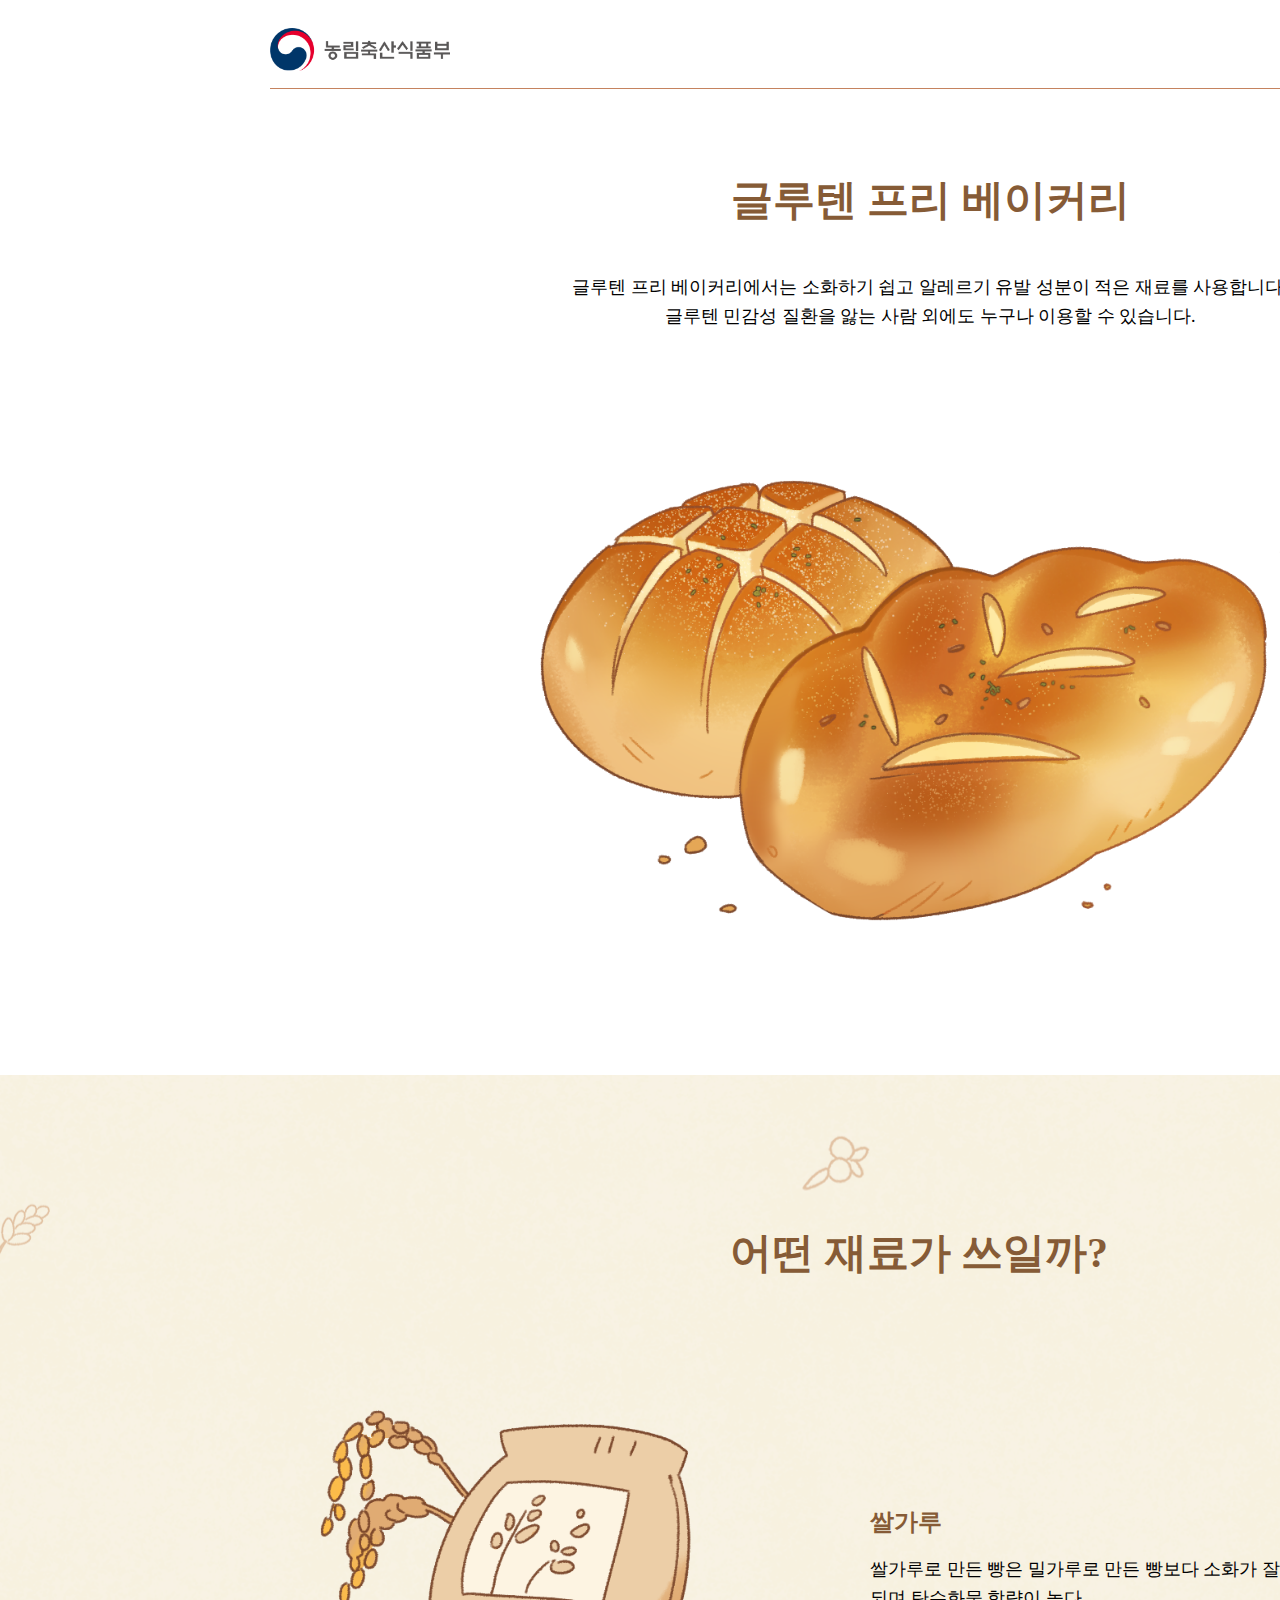
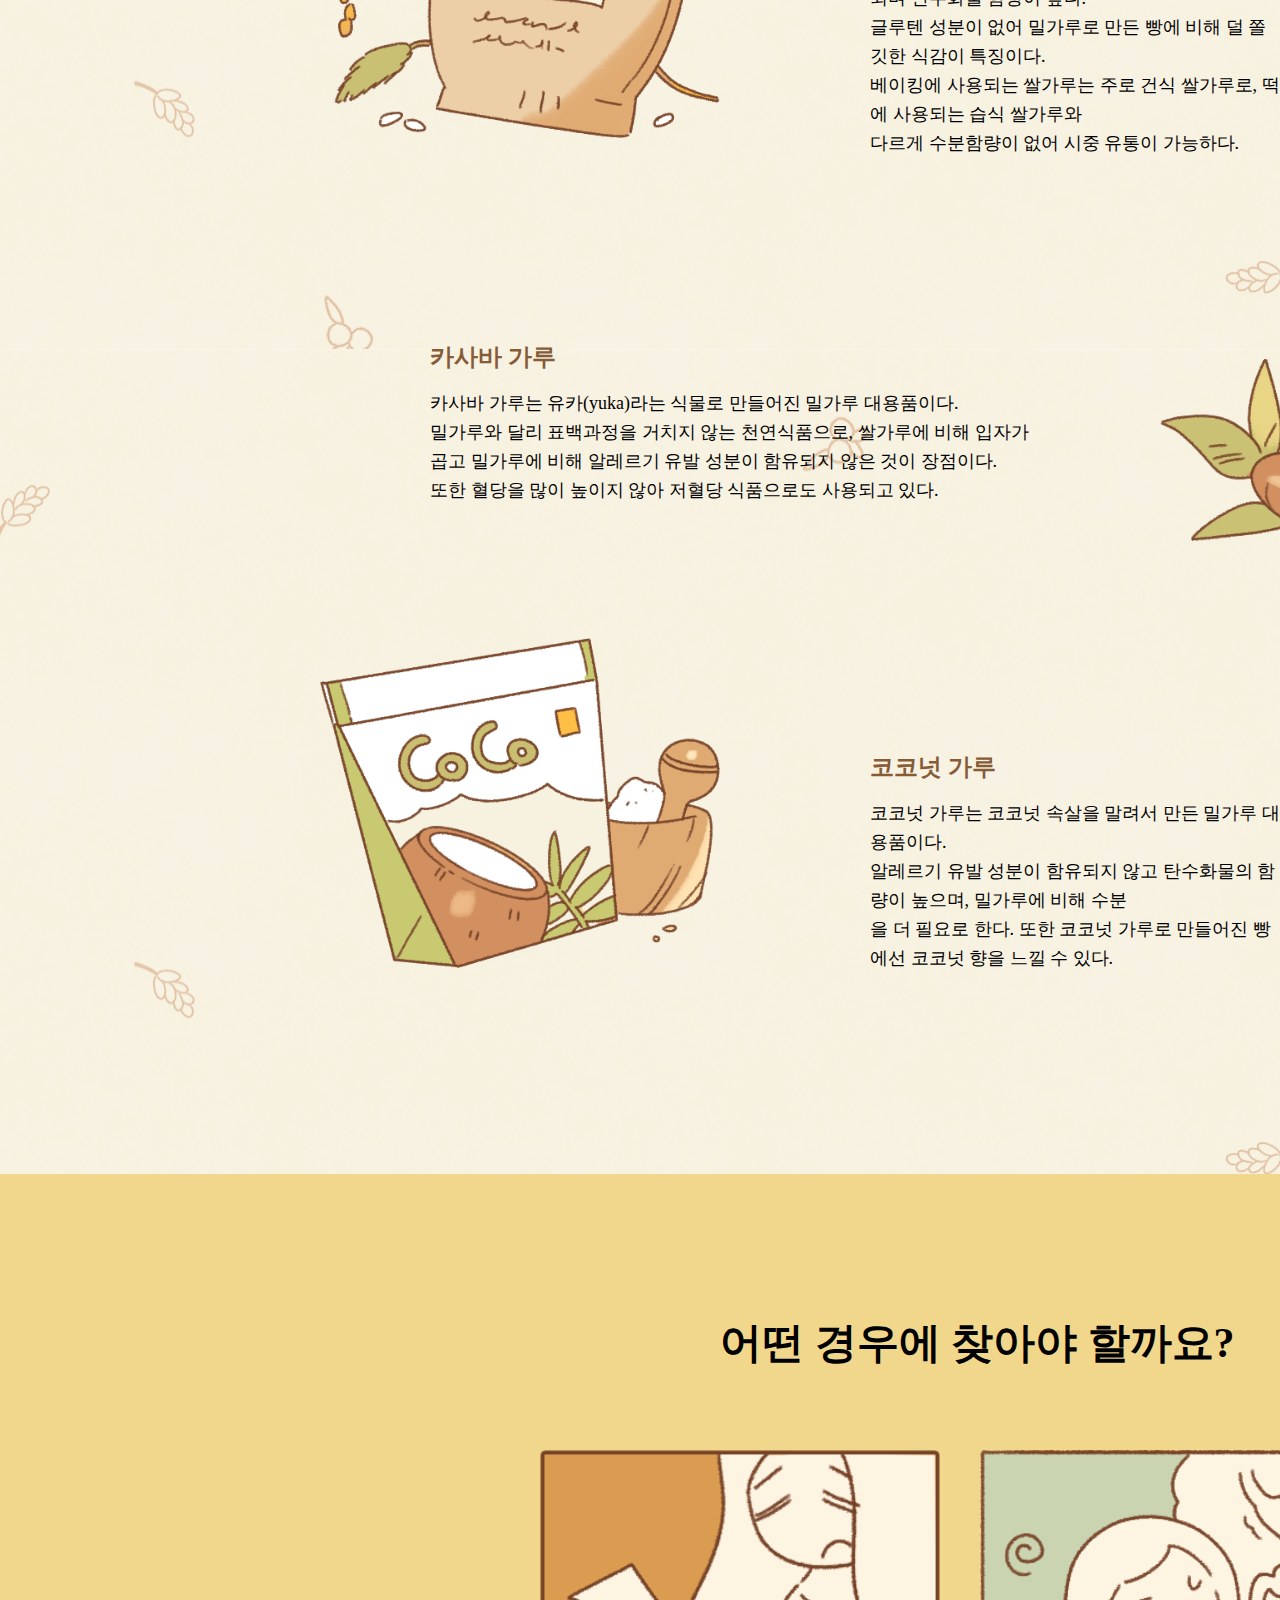
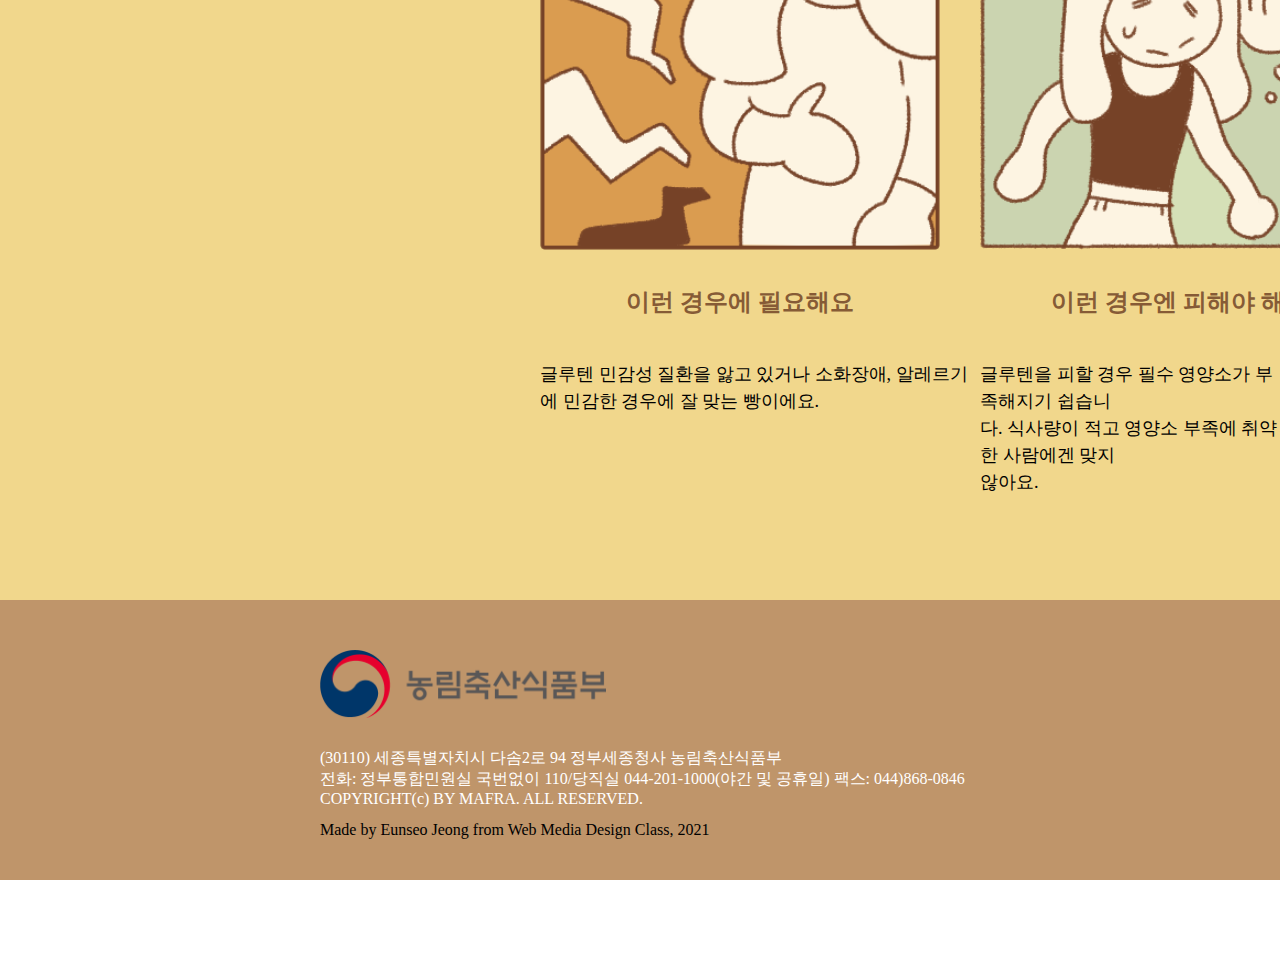
<file: sub1.html>
<!DOCTYPE html>
<html lang="ko">
<head>
  <meta charset="UTF-8">
  <meta http-equiv="X-UA-Compatible" content="IE=edge">
  <meta name="viewport" content="width=device-width, initial-scale=1.0">
  <title>Document</title>
  <link rel="stylesheet" href="./CSS/sub1.CSS">
  <style>
    section {text-align: center;}
  </style>
</head>
<body>
  <nav>
    <ul class="nav-container">
      <li class="nav-logo"><a href="./index.html"><img src="./pic/logo.png" alt="로고" width="180px" height="43px"></a></li>
      <li class="nav-item"><a href="./sub1.html">글루텐-프리</a></li>
      <li class="nav-item"><a href="./sub2.html">비건</a></li>
      <li class="nav-item"><a href="./sub3.html">키토제닉</a></li>
    </ul>
  </nav>

  <section class="section1">
    <div>
      <span class="title1">
        <p style="margin-top: 80px;">글루텐 프리 베이커리</p>
      </span>
      <span class="text1">
        <p style="margin-top: 32px;">글루텐 프리 베이커리에서는 소화하기 쉽고 알레르기 유발 성분이 적은 재료를 사용합니다.
          <br>글루텐 민감성 질환을 앓는 사람 외에도 누구나 이용할 수 있습니다.</p>
      </span>
      <span class="img1">
        <img src="./pic/bread (2).png" alt="글루텐빵" width="840px" height="441px">
      </span>
    </div>
  </section>

  <section class="section2">
    <!--배경-->
    <div class="box1">
      <img src="./pic/main (4).png" alt="배경이미지" width="1920px" height="1700px">
    </div>

    <div class="title2">
        <p>어떤 재료가 쓰일까?</p>
    </div>

    <div>
      <div class="food1">
        <img src="./pic/image (2).png" alt="쌀가루" width="400px" height="328px">
      </div>
      <div>
        <span class="stitle1">
          <p>쌀가루</p>
        </span>
        <span class="text2">
          <p>쌀가루로 만든 빵은 밀가루로 만든 빵보다 소화가 잘되며 탄수화물 함량이 높다.
            <br>글루텐 성분이 없어 밀가루로 만든 빵에 비해 덜 쫄깃한 식감이 특징이다.
            <br>베이킹에 사용되는 쌀가루는 주로 건식 쌀가루로, 떡에 사용되는 습식 쌀가루와
            <br>다르게 수분함량이 없어 시중 유통이 가능하다.</p>
        </span>
      </div>
    </div>

    <div>
      <div>
        <span class="stitle2">
          <p>카사바 가루</p>
        </span>
        <span class="text3">
          <p>카사바 가루는 유카(yuka)라는 식물로 만들어진 밀가루 대용품이다.
            <br>밀가루와 달리 표백과정을 거치지 않는 천연식품으로, 쌀가루에 비해 입자가
            <br>곱고 밀가루에 비해 알레르기 유발 성분이 함유되지 않은 것이 장점이다.
            <br>또한 혈당을 많이 높이지 않아 저혈당 식품으로도 사용되고 있다.</p>
        </span>
      </div>
      <div class="food2">
        <img src="./pic/image (9).png" alt="카사바 가루" width="400px" height="338px">
      </div>
    </div>

    <div>
      <div class="food3">
        <img src="./pic/image (10).png" alt="코코넛 가루" width="400px" height="330px">
      </div>
      <div>
        <span class="stitle3">
          <p>코코넛 가루</p>
        </span>
        <span class="text4">
          <p>
            코코넛 가루는 코코넛 속살을 말려서 만든 밀가루 대용품이다.
            <br>알레르기 유발 성분이 함유되지 않고 탄수화물의 함량이 높으며, 밀가루에 비해 수분
            <br>을 더 필요로 한다. 또한 코코넛 가루로 만들어진 빵에선 코코넛 향을 느낄 수 있다.
          </p>
        </span>
      </div>
    </div>
  </section>

  <section class="section3">
    <div class="box2"></div>

    <div class="title3">
      <p>어떤 경우에 찾아야 할까요?</p>
    </div>

    <div>
      <div class="people1">
        <img src="./pic/people (3).png" alt="필요해요" width="400px" height="400px">
      </div>
      <div>
        <span class="ptitle1">
          <p style="width: 400px;">이런 경우에 필요해요</p>
        </span>
        <span class="ptext1">
          <p>글루텐 민감성 질환을 앓고 있거나 소화장애, 알레르기
            <br>에 민감한 경우에 잘 맞는 빵이에요.</p>
        </span>
      </div>
    </div>

    <div>
      <div class="people2">
        <img src="./pic/people (5).png" alt="필요없어요" width="400px" height="400px">
      </div>
      <div>
        <span class="ptitle2">
          <p style="width: 400px;">이런 경우엔 피해야 해요</p>
        </span>
        <span class="ptext2">
          <p>글루텐을 피할 경우 필수 영양소가 부족해지기 쉽습니
            <br>다. 식사량이 적고 영양소 부족에 취약한 사람에겐 맞지
            <br>않아요.</p>
        </span>
      </div>
    </div>
    
  </section>

  <section class="section4">
    <div>
      <span class="under-logo">
        <img src="./pic/logo.png" alt="로고" width="286px" height="68px">
      </span>
      <span class="under-list">
        <ul>
          <li class="bar">글루텐-프리</li>
          <li class="bar">비건</li>
          <li class="bar">키토제닉</li>
        </ul>
      </span>
      <span class="under-text2">
        <p>(30110) 세종특별자치시 다솜2로 94 정부세종청사 농림축산식품부
         <br>전화: 정부통합민원실 국번없이 110/당직실 044-201-1000(야간 및 공휴일) 팩스: 044)868-0846
         <br>COPYRIGHT(c) BY MAFRA. ALL RESERVED.</p>
      </span>
      <span class="search">
        <img src="./pic/search.png" alt="검색" width="290px" height="61px">
      </span>
      <div class="box3"></div>
    </div>
   </section>

   <footer style="margin-top: 3690px;">
    Made by Eunseo Jeong from Web Media Design Class, 2021
  </footer>
  

</body>
</html>
</file>
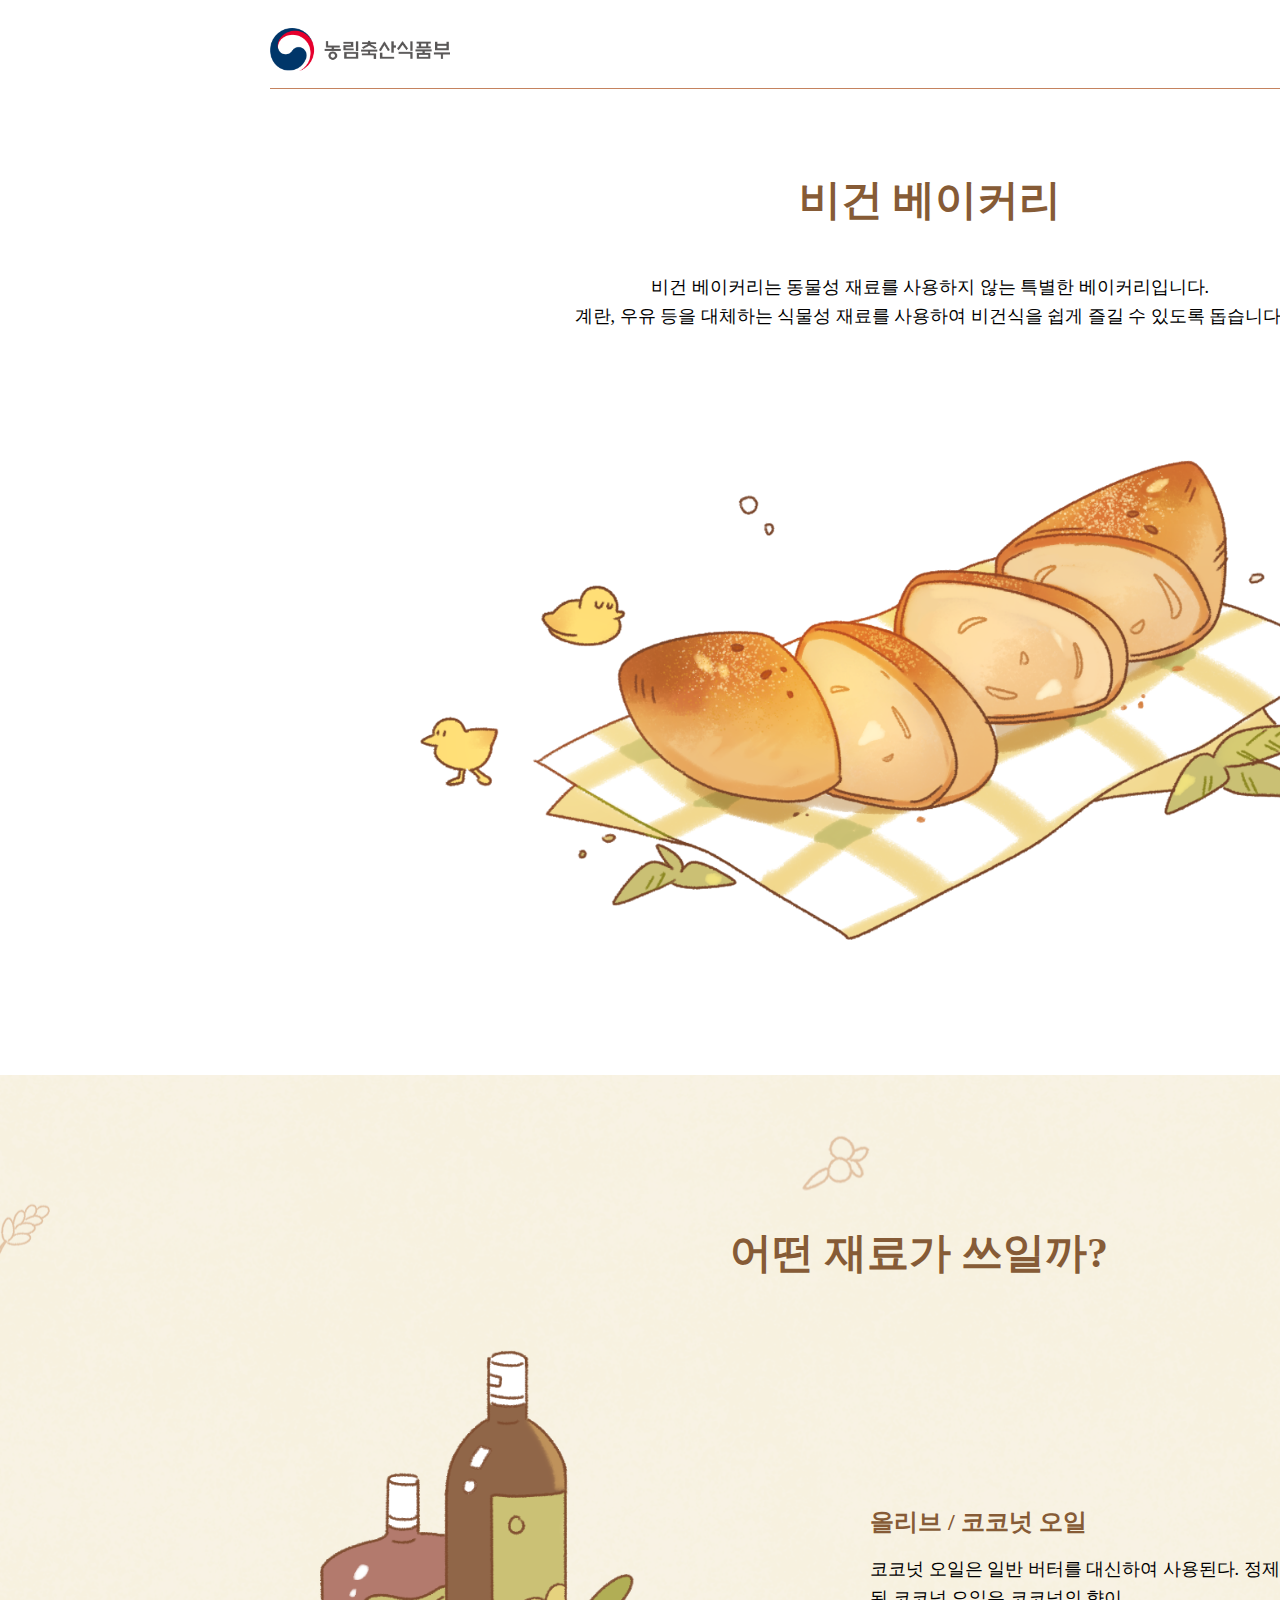
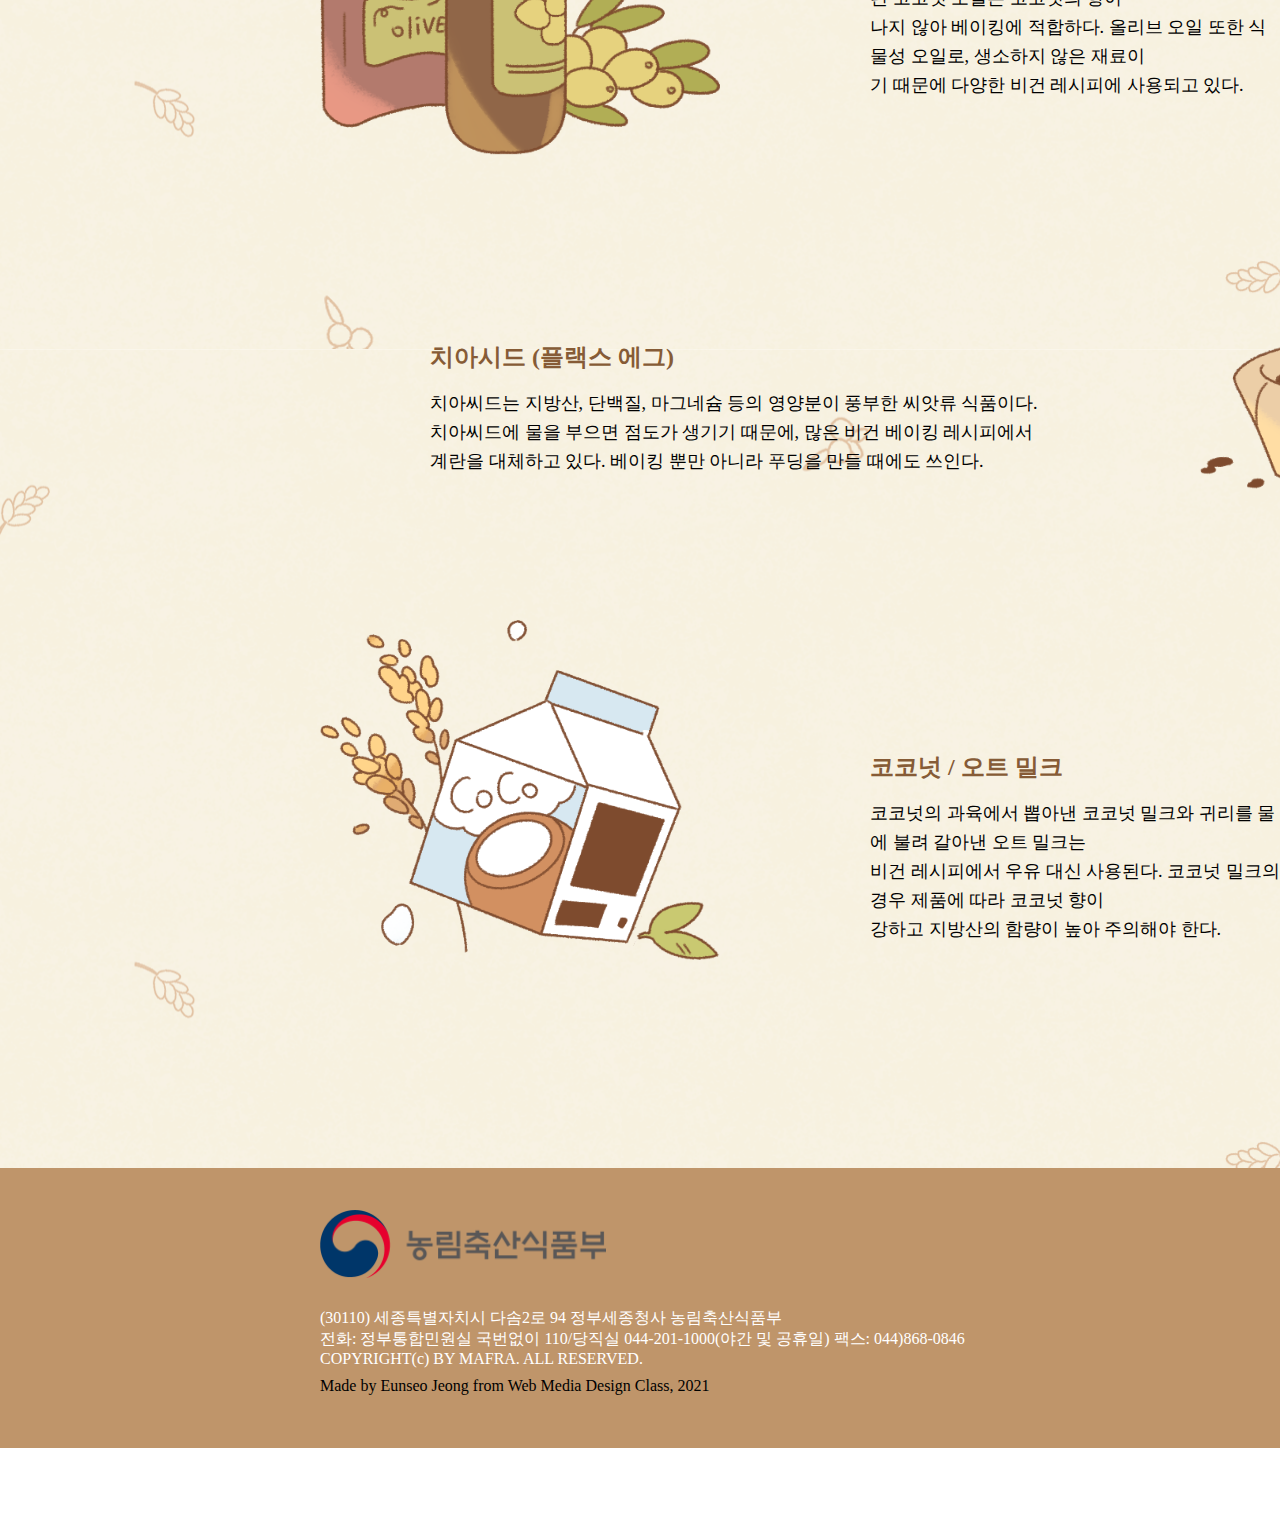
<file: sub2.html>
<!DOCTYPE html>
<html lang="ko">
<head>
  <meta charset="UTF-8">
  <meta http-equiv="X-UA-Compatible" content="IE=edge">
  <meta name="viewport" content="width=device-width, initial-scale=1.0">
  <title>Document</title>
  <link rel="stylesheet" href="./CSS/sub2.CSS">
  <style>
    section {text-align: center;}
  </style>
</head>
<body>
  <nav>
    <ul class="nav-container">
      <li class="nav-logo"><a href="./index.html"><img src="./pic/logo.png" alt="로고" width="180px" height="43px"></a></li>
      <li class="nav-item"><a href="./sub1.html">글루텐-프리</a></li>
      <li class="nav-item"><a href="./sub2.html">비건</a></li>
      <li class="nav-item"><a href="./sub3.html">키토제닉</a></li>
    </ul>
  </nav>

  <section class="section1">
    <div>
      <span class="title1">
        <p style="margin-top: 80px;">비건 베이커리</p>
      </span>
      <span class="text1">
        <p style="margin-top: 32px;">비건 베이커리는 동물성 재료를 사용하지 않는 특별한 베이커리입니다.
          <br>계란, 우유 등을 대체하는 식물성 재료를 사용하여 비건식을 쉽게 즐길 수 있도록 돕습니다.</p>
      </span>
      <span class="img1">
        <img src="./pic/bread (1).png" alt="글루텐빵" width="1060px" height="480px">
      </span>
    </div>
  </section>

  <section class="section2">
    <!--배경-->
    <div class="box1">
      <img src="./pic/main (4).png" alt="배경이미지" width="1920px" height="1700px">
    </div>

    <div class="title2">
        <p>어떤 재료가 쓰일까?</p>
    </div>

    <div>
      <div class="food1">
        <img src="./pic/image (4).png" alt="오일" width="400px" height="405px">
      </div>
      <div>
        <span class="stitle1">
          <p>올리브 / 코코넛 오일</p>
        </span>
        <span class="text2">
          <p>코코넛 오일은 일반 버터를 대신하여 사용된다. 정제된 코코넛 오일은 코코넛의 향이
            <br>나지 않아 베이킹에 적합하다. 올리브 오일 또한 식물성 오일로, 생소하지 않은 재료이
            <br>기 때문에 다양한 비건 레시피에 사용되고 있다.</p>
        </span>
      </div>
    </div>

    <div>
      <div>
        <span class="stitle2">
          <p>치아시드 (플랙스 에그)</p>
        </span>
        <span class="text3">
          <p>치아씨드는 지방산, 단백질, 마그네슘 등의 영양분이 풍부한 씨앗류 식품이다.
            <br>치아씨드에 물을 부으면 점도가 생기기 때문에, 많은 비건 베이킹 레시피에서
            <br>계란을 대체하고 있다. 베이킹 뿐만 아니라 푸딩을 만들 때에도 쓰인다.</p>
        </span>
      </div>
      <div class="food2">
        <img src="./pic/image (8).png" alt="치아시드" width="400px" height="340px">
      </div>
    </div>

    <div>
      <div class="food3">
        <img src="./pic/image (1).png" alt="오트밀크" width="400px" height="340px">
      </div>
      <div>
        <span class="stitle3">
          <p>코코넛 / 오트 밀크</p>
        </span>
        <span class="text4">
          <p>
            코코넛의 과육에서 뽑아낸 코코넛 밀크와 귀리를 물에 불려 갈아낸 오트 밀크는
            <br>비건 레시피에서 우유 대신 사용된다. 코코넛 밀크의 경우 제품에 따라 코코넛 향이
            <br>강하고 지방산의 함량이 높아 주의해야 한다.
          </p>
        </span>
      </div>
    </div>
  </section>

  <section class="section4">
    <div>
      <span class="under-logo">
        <img src="./pic/logo.png" alt="로고" width="286px" height="68px">
      </span>
      <span class="under-list">
        <ul>
          <li class="bar">글루텐-프리</li>
          <li class="bar">비건</li>
          <li class="bar">키토제닉</li>
        </ul>
      </span>
      <span class="under-text2">
        <p>(30110) 세종특별자치시 다솜2로 94 정부세종청사 농림축산식품부
         <br>전화: 정부통합민원실 국번없이 110/당직실 044-201-1000(야간 및 공휴일) 팩스: 044)868-0846
         <br>COPYRIGHT(c) BY MAFRA. ALL RESERVED.</p>
      </span>
      <span class="search">
        <img src="./pic/search.png" alt="검색" width="290px" height="61px">
      </span>
      <div class="box3"></div>
    </div>
   </section>

   <footer style="margin-top: 2646px;">
    Made by Eunseo Jeong from Web Media Design Class, 2021
  </footer>

</body>
</html>
</file>
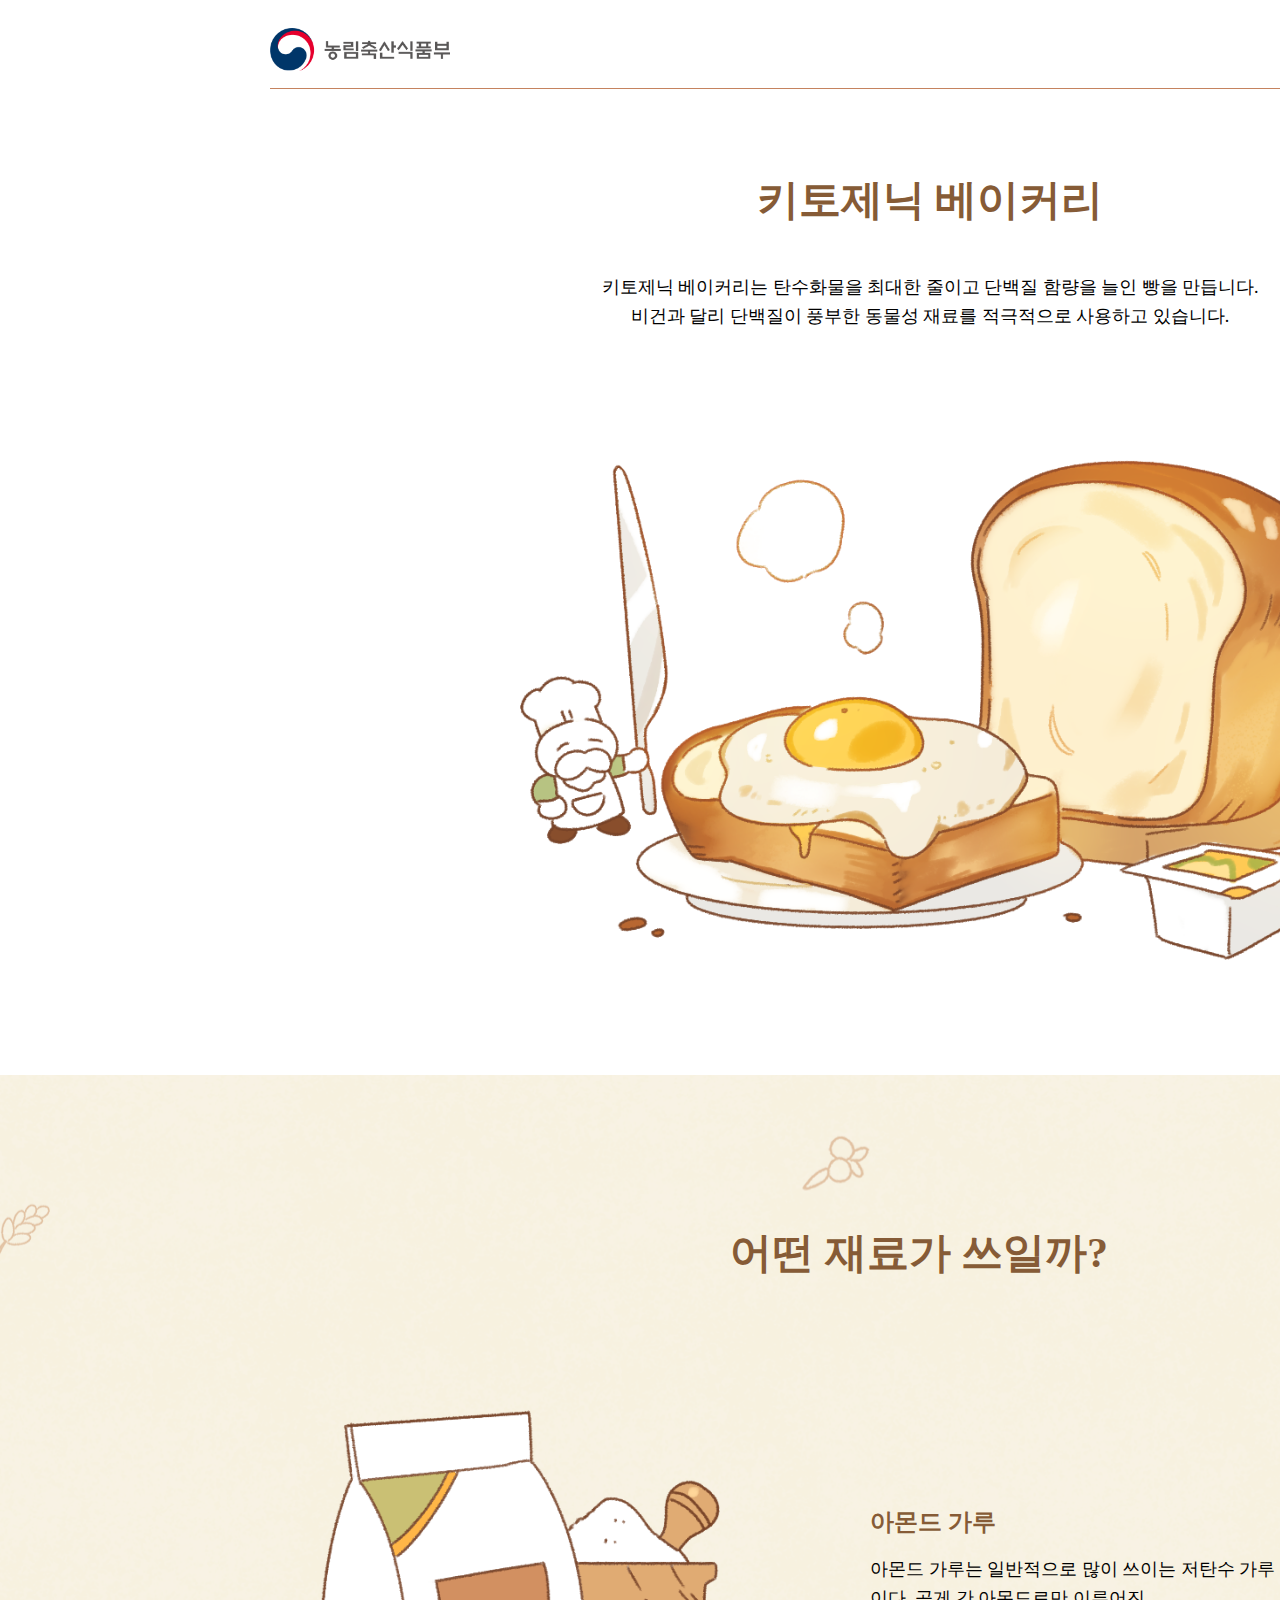
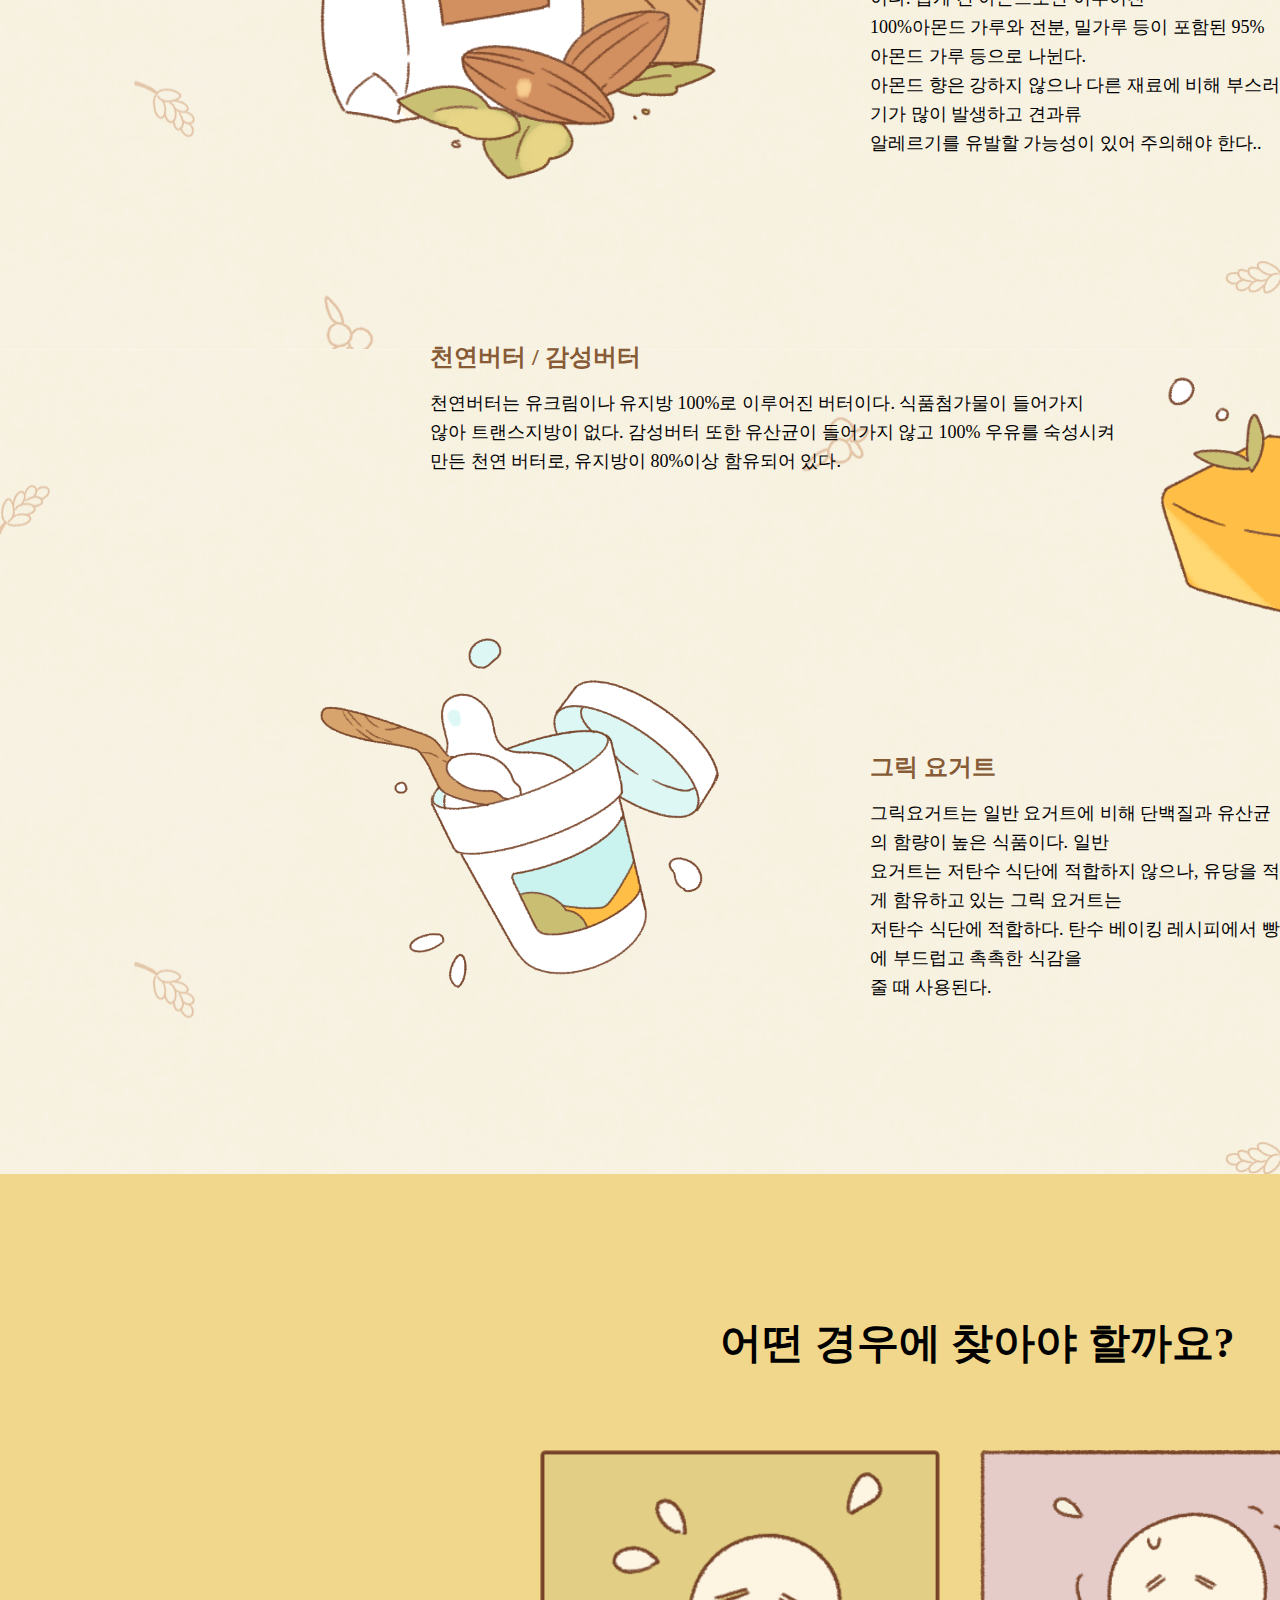
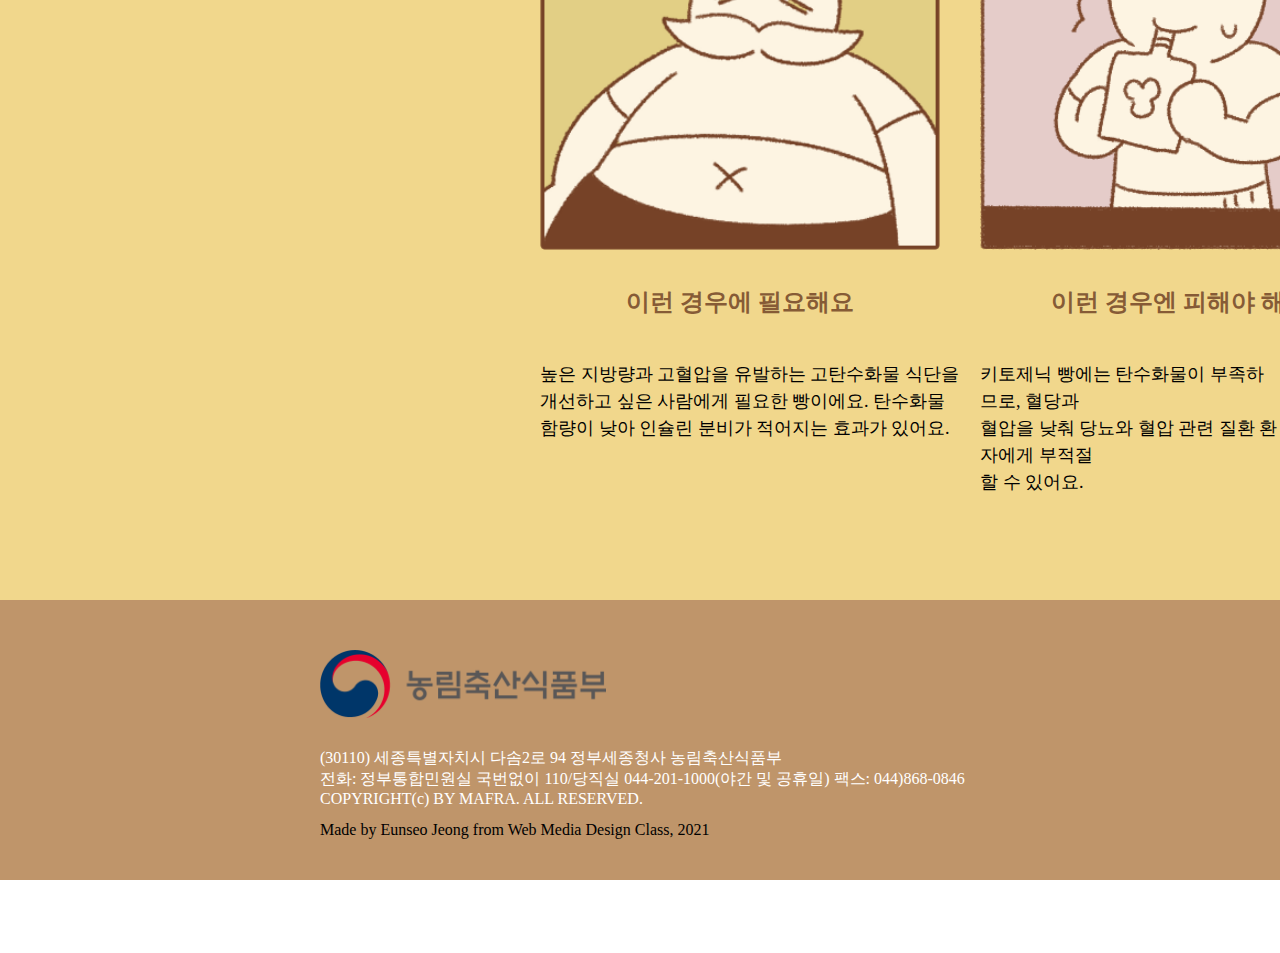
<file: sub3.html>
<!DOCTYPE html>
<html lang="ko">
<head>
  <meta charset="UTF-8">
  <meta http-equiv="X-UA-Compatible" content="IE=edge">
  <meta name="viewport" content="width=device-width, initial-scale=1.0">
  <title>Document</title>
  <link rel="stylesheet" href="./CSS/sub3.CSS">
  <style>
    section {text-align: center;}
  </style>
</head>
<body>
  <nav>
    <ul class="nav-container">
      <li class="nav-logo"><a href="./index.html"><img src="./pic/logo.png" alt="로고" width="180px" height="43px"></a></li>
      <li class="nav-item"><a href="./sub1.html">글루텐-프리</a></li>
      <li class="nav-item"><a href="./sub2.html">비건</a></li>
      <li class="nav-item"><a href="./sub3.html">키토제닉</a></li>
    </ul>
  </nav>

  <section class="section1">
    <div>
      <span class="title1">
        <p style="margin-top: 80px;">키토제닉 베이커리</p>
      </span>
      <span class="text1">
        <p style="margin-top: 32px;">키토제닉 베이커리는 탄수화물을 최대한 줄이고 단백질 함량을 늘인 빵을 만듭니다.
          <br>비건과 달리 단백질이 풍부한 동물성 재료를 적극적으로 사용하고 있습니다.</p>
      </span>
      <span class="img1">
        <img src="./pic/bread (3).png" alt="글루텐빵" width="830px" height="500px">
      </span>
    </div>
  </section>

  <section class="section2">
    <!--배경-->
    <div class="box1">
      <img src="./pic/main (4).png" alt="배경이미지" width="1920px" height="1700px">
    </div>

    <div class="title2">
        <p>어떤 재료가 쓰일까?</p>
    </div>

    <div>
      <div class="food1">
        <img src="./pic/image (3).png" alt="아몬드" width="400px" height="370px">
      </div>
      <div>
        <span class="stitle1">
          <p>아몬드 가루</p>
        </span>
        <span class="text2">
          <p>아몬드 가루는 일반적으로 많이 쓰이는 저탄수 가루이다. 곱게 간 아몬드로만 이루어진
            <br>100%아몬드 가루와 전분, 밀가루 등이 포함된 95%아몬드 가루 등으로 나뉜다.
            <br>아몬드 향은 강하지 않으나 다른 재료에 비해 부스러기가 많이 발생하고 견과류 
            <br>알레르기를 유발할 가능성이 있어 주의해야 한다..</p>
        </span>
      </div>
    </div>

    <div>
      <div>
        <span class="stitle2">
          <p>천연버터 / 감성버터</p>
        </span>
        <span class="text3">
          <p>천연버터는 유크림이나 유지방 100%로 이루어진 버터이다. 식품첨가물이 들어가지
            <br>않아 트랜스지방이 없다. 감성버터 또한 유산균이 들어가지 않고 100% 우유를 숙성시켜
            <br>만든 천연 버터로, 유지방이 80%이상 함유되어 있다.</p>
        </span>
      </div>
      <div class="food2">
        <img src="./pic/image (5).png" alt="버터" width="400px" height="440px">
      </div>
    </div>

    <div>
      <div class="food3">
        <img src="./pic/image(11).png" alt="요거트" width="400px" height="350px">
      </div>
      <div>
        <span class="stitle3">
          <p>그릭 요거트</p>
        </span>
        <span class="text4">
          <p>
            그릭요거트는 일반 요거트에 비해 단백질과 유산균의 함량이 높은 식품이다. 일반
            <br>요거트는 저탄수 식단에 적합하지 않으나, 유당을 적게 함유하고 있는 그릭 요거트는
            <br>저탄수 식단에 적합하다. 탄수 베이킹 레시피에서 빵에 부드럽고 촉촉한 식감을
            <br>줄 때 사용된다.
          </p>
        </span>
      </div>
    </div>
  </section>

  <section class="section3">
    <div class="box2"></div>

    <div class="title3">
      <p>어떤 경우에 찾아야 할까요?</p>
    </div>

    <div>
      <div class="people1">
        <img src="./pic/people (4).png" alt="필요해요" width="400px" height="400px">
      </div>
      <div>
        <span class="ptitle1">
          <p style="width: 400px;">이런 경우에 필요해요</p>
        </span>
        <span class="ptext1">
          <p>높은 지방량과 고혈압을 유발하는 고탄수화물 식단을
            <br>개선하고 싶은 사람에게 필요한 빵이에요. 탄수화물 
            <br>함량이 낮아 인슐린 분비가 적어지는 효과가 있어요.</p>
        </span>
      </div>
    </div>

    <div>
      <div class="people2">
        <img src="./pic/people (1).png" alt="필요없어요" width="400px" height="400px">
      </div>
      <div>
        <span class="ptitle2">
          <p style="width: 400px;">이런 경우엔 피해야 해요</p>
        </span>
        <span class="ptext2">
          <p>키토제닉 빵에는 탄수화물이 부족하므로, 혈당과 
            <br>혈압을 낮춰 당뇨와 혈압 관련 질환 환자에게 부적절
            <br>할 수 있어요.</p>
        </span>
      </div>
    </div>
    
  </section>

  <section class="section4">
    <div>
      <span class="under-logo">
        <img src="./pic/logo.png" alt="로고" width="286px" height="68px">
      </span>
      <span class="under-list">
        <ul>
          <li class="bar">글루텐-프리</li>
          <li class="bar">비건</li>
          <li class="bar">키토제닉</li>
        </ul>
      </span>
      <span class="under-text2">
        <p>(30110) 세종특별자치시 다솜2로 94 정부세종청사 농림축산식품부
         <br>전화: 정부통합민원실 국번없이 110/당직실 044-201-1000(야간 및 공휴일) 팩스: 044)868-0846
         <br>COPYRIGHT(c) BY MAFRA. ALL RESERVED.</p>
      </span>
      <span class="search">
        <img src="./pic/search.png" alt="검색" width="290px" height="61px">
      </span>
      <div class="box3"></div>
    </div>
   </section>

   <footer style="margin-top: 3690px;">
    Made by Eunseo Jeong from Web Media Design Class, 2021
  </footer>

</body>
</html>
</file>
<file: CSS/sub1.CSS>
body {
  float: left;
  margin-top: 28px;
  margin-left: 270px;
}

.nav-container {
  top: 28px;
  display: flex;
  flex-direction: row;
  width: 1320px;
  margin: 0 auto;
  padding: 0;
  background-color:white;
  list-style-type: none;
  border-bottom: 1px solid #c5835f;
  height: 60px;
}

.nav-logo {
  margin-right: 800px;
}

.nav-item {
  text-align: right;
  padding-left: 40px;
  padding-top: 12px;
}

.nav-item a {
  text-align:right;
  text-decoration: none;
  font: normal normal bold 20px/29px Noto Sans KR;
  color: #79452a;
}

.title1 {
  text-align: center;
  font: normal normal bold 42px/62px Noto Sans KR;
  color: #865B36;
  letter-spacing: 0px;
  margin-left: 0;
}

.text1 {
  text-align: center;
  font: normal 18px/29px Noto Sans KR;
  letter-spacing: 0px;
  color: #000000;
}

.img1 {
  top: 480px;
  left: 540px;
  position: absolute;
}

.box1 {
  position: absolute;
  top: 1075px;
  left: 0px;
  z-index: 0;
}

.title2 {
  text-align: center;
  font: normal normal bold 42px/62px Noto Sans KR;
  color: #865B36;
  letter-spacing: 0px;
  z-index: 1;
  position: absolute;
  top: 1180px;
  left: 730px;
}

.food1 {
  position: absolute;
  z-index: 1;
  top: 1410px;
  left: 320px;
}

.stitle1 {
  position: absolute;
  z-index: 1;
  text-align: left;
  font: normal bold 24px/36px Noto Sans KR;
  letter-spacing: 0px;
  color: #865B36;
  top: 1480px;
  left: 870px;
}

.text2 {
  position: absolute;
  z-index: 1;
  text-align: left;
  font: normal 300 18px/29px Noto Sans KR;
  letter-spacing: 0px;
  color: #000000;
  top: 1537px;
  left: 870px;
}

.stitle2 {
  position: absolute;
  z-index: 1;
  text-align: left;
  font: normal bold 24px/36px Noto Sans KR;
  letter-spacing: 0px;
  color: #865B36;
  top: 1915px;
  left: 430px;
}

.text3 {
  position: absolute;
  z-index: 1;
  text-align: left;
  font: normal 300 18px/29px Noto Sans KR;
  letter-spacing: 0px;
  color: #000000;
  top: 1971px;
  left: 430px;
}

.food2 {
  position: absolute;
  z-index: 1;
  top: 1823px;
  left: 1160px;
}

.food3 {
  position: absolute;
  z-index: 1;
  top: 2238px;
  left: 320px;
}

.stitle3 {
  position: absolute;
  z-index: 1;
  text-align: left;
  font: normal bold 24px/36px Noto Sans KR;
  letter-spacing: 0px;
  color: #865B36;
  top: 2325px;
  left: 870px;
}

.text4 {
  position: absolute;
  z-index: 1;
  text-align: left;
  font: normal 300 18px/29px Noto Sans KR;
  letter-spacing: 0px;
  color: #000000;
  top: 2381px;
  left: 870px;
}

.box2 {
  position: absolute;
  left: 0;
  top: 2774px;
  width: 1920px;
  height: 1080px;
  background-color: #F1D78C ;
  z-index: 0;
}

.title3 {
  text-align: center;
  font: normal normal bold 42px/62px Noto Sans KR;
  color: #000000;
  letter-spacing: 0px;
  z-index: 1;
  position: absolute;
  top: 2870px;
  left: 720px;
}

.people1 {
  z-index: 1;
  position: absolute;
  top: 3050px;
  left: 540px;
}

.ptitle1 {
  text-align: center;
  font: normal bold 24px/36px Noto Sans KR;
  letter-spacing: 0px;
  color: #865B36;
  z-index: 1;
  position: absolute;
  top: 3460px;
  left: 540px;
}

.ptext1 {
  text-align: left;
  font: normal 300 18px/27px Noto Sans KR;
  letter-spacing: 0px;
  color: #000000;
  z-index: 1;
  position: absolute;
  top: 3543px;
  left: 540px;
}

.people2 {
  z-index: 1;
  position: absolute;
  top: 3050px;
  left: 980px;
}

.ptitle2 {
  text-align: center;
  font: normal bold 24px/36px Noto Sans KR;
  letter-spacing: 0px;
  color: #865B36;
  z-index: 1;
  position: absolute;
  top: 3460px;
  left: 980px;
}

.ptext2 {
  text-align: left;
  font: normal 300 18px/27px Noto Sans KR;
  letter-spacing: 0px;
  color: #000000;
  z-index: 1;
  position: absolute;
  top: 3543px;
  left: 980px;
}

.under-logo {
  position: absolute;
  top: 3850px;
  left: 320px;
  z-index: 3;
}

.under-text2 {
  text-align: left;
  position: absolute;
  top: 3932px;
  left: 320px;
  z-index: 2;
  color: #ffffff;
}

.under-list {
  position: absolute;
  top: 3840px;
  left: 1280px;
  z-index: 2;
}

.bar {
  list-style: none;
  float: left;
  font-size: 20px;
  font-family: Noto Sans KR;
  color: #ffffff;
  padding-right: 36px;
}

.search {
  position: absolute;
  z-index: 2;
  top: 3944px;
  left: 1310px;
}

.box3 {
  position: absolute;
  left: 0;
  top: 3800px;
  width: 1920px;
  height: 280px;
  background-color: #BF956A ;
  z-index: 0;
}

footer {
  z-index: 2;
  position: relative;
  margin-left: 50px;
}
</file>
<file: CSS/sub2.CSS>
body {
  float: left;
  margin-top: 28px;
  margin-left: 270px;
}

.nav-container {
  top: 28px;
  display: flex;
  flex-direction: row;
  width: 1320px;
  margin: 0 auto;
  padding: 0;
  background-color:white;
  list-style-type: none;
  border-bottom: 1px solid #c5835f;
  height: 60px;
}

.nav-logo {
  margin-right: 800px;
}

.nav-item {
  text-align: right;
  padding-left: 40px;
  padding-top: 12px;
}

.nav-item a {
  text-align:right;
  text-decoration: none;
  font: normal normal bold 20px/29px Noto Sans KR;
  color: #79452a;
}

.title1 {
  text-align: center;
  font: normal normal bold 42px/62px Noto Sans KR;
  color: #865B36;
  letter-spacing: 0px;
}

.text1 {
  text-align: center;
  font: normal 18px/29px Noto Sans KR;
  letter-spacing: 0px;
  color: #000000;
}

.img1 {
  top: 460px;
  left: 420px;
  position: absolute;
}

.box1 {
  position: absolute;
  top: 1075px;
  left: 0px;
  z-index: 0;
}

.title2 {
  text-align: center;
  font: normal normal bold 42px/62px Noto Sans KR;
  color: #865B36;
  letter-spacing: 0px;
  z-index: 1;
  position: absolute;
  top: 1180px;
  left: 730px;
}

.food1 {
  position: absolute;
  z-index: 1;
  top: 1350px;
  left: 320px;
}

.stitle1 {
  position: absolute;
  z-index: 1;
  text-align: left;
  font: normal bold 24px/36px Noto Sans KR;
  letter-spacing: 0px;
  color: #865B36;
  top: 1480px;
  left: 870px;
}

.text2 {
  position: absolute;
  z-index: 1;
  text-align: left;
  font: normal 300 18px/29px Noto Sans KR;
  letter-spacing: 0px;
  color: #000000;
  top: 1537px;
  left: 870px;
}

.stitle2 {
  position: absolute;
  z-index: 1;
  text-align: left;
  font: normal bold 24px/36px Noto Sans KR;
  letter-spacing: 0px;
  color: #865B36;
  top: 1915px;
  left: 430px;
}

.text3 {
  position: absolute;
  z-index: 1;
  text-align: left;
  font: normal 300 18px/29px Noto Sans KR;
  letter-spacing: 0px;
  color: #000000;
  top: 1971px;
  left: 430px;
}

.food2 {
  position: absolute;
  z-index: 1;
  top: 1750px;
  left: 1200px;
}

.food3 {
  position: absolute;
  z-index: 1;
  top: 2220px;
  left: 320px;
}

.stitle3 {
  position: absolute;
  z-index: 1;
  text-align: left;
  font: normal bold 24px/36px Noto Sans KR;
  letter-spacing: 0px;
  color: #865B36;
  top: 2325px;
  left: 870px;
}

.text4 {
  position: absolute;
  z-index: 1;
  text-align: left;
  font: normal 300 18px/29px Noto Sans KR;
  letter-spacing: 0px;
  color: #000000;
  top: 2381px;
  left: 870px;
}

.under-logo {
  position: absolute;
  top: 2810px;
  left: 320px;
  z-index: 3;
}

.under-text2 {
  text-align: left;
  position: absolute;
  top: 2892px;
  left: 320px;
  z-index: 2;
  color: #ffffff;
}

.under-list {
  position: absolute;
  top: 2800px;
  left: 1280px;
  z-index: 2;
}

.bar {
  list-style: none;
  float: left;
  font-size: 20px;
  font-family: Noto Sans KR;
  color: #ffffff;
  padding-right: 36px;
}

.search {
  position: absolute;
  z-index: 2;
  top: 2904px;
  left: 1310px;
}

.box3 {
  position: absolute;
  left: 0;
  top: 2768px;
  width: 1920px;
  height: 280px;
  background-color: #BF956A ;
  z-index: 0;
}

footer {
  z-index: 2;
  position: relative;
  margin-left: 50px;
}
</file>
<file: CSS/sub3.CSS>
body {
  float: left;
  margin-top: 28px;
  margin-left: 270px;
}

.nav-container {
  top: 28px;
  display: flex;
  flex-direction: row;
  width: 1320px;
  margin: 0 auto;
  padding: 0;
  background-color:white;
  list-style-type: none;
  border-bottom: 1px solid #c5835f;
  height: 60px;
}

.nav-logo {
  margin-right: 800px;
}

.nav-item {
  text-align: right;
  padding-left: 40px;
  padding-top: 12px;
}

.nav-item a {
  text-align:right;
  text-decoration: none;
  font: normal normal bold 20px/29px Noto Sans KR;
  color: #79452a;
}

.title1 {
  text-align: center;
  font: normal normal bold 42px/62px Noto Sans KR;
  color: #865B36;
  letter-spacing: 0px;
}

.text1 {
  text-align: center;
  font: normal 18px/29px Noto Sans KR;
  letter-spacing: 0px;
  color: #000000;
}

.img1 {
  top: 460px;
  left: 520px;
  position: absolute;
}

.box1 {
  position: absolute;
  top: 1075px;
  left: 0px;
  z-index: 0;
}

.title2 {
  text-align: center;
  font: normal normal bold 42px/62px Noto Sans KR;
  color: #865B36;
  letter-spacing: 0px;
  z-index: 1;
  position: absolute;
  top: 1180px;
  left: 730px;
}

.food1 {
  position: absolute;
  z-index: 1;
  top: 1410px;
  left: 320px;
}

.stitle1 {
  position: absolute;
  z-index: 1;
  text-align: left;
  font: normal bold 24px/36px Noto Sans KR;
  letter-spacing: 0px;
  color: #865B36;
  top: 1480px;
  left: 870px;
}

.text2 {
  position: absolute;
  z-index: 1;
  text-align: left;
  font: normal 300 18px/29px Noto Sans KR;
  letter-spacing: 0px;
  color: #000000;
  top: 1537px;
  left: 870px;
}

.stitle2 {
  position: absolute;
  z-index: 1;
  text-align: left;
  font: normal bold 24px/36px Noto Sans KR;
  letter-spacing: 0px;
  color: #865B36;
  top: 1915px;
  left: 430px;
}

.text3 {
  position: absolute;
  z-index: 1;
  text-align: left;
  font: normal 300 18px/29px Noto Sans KR;
  letter-spacing: 0px;
  color: #000000;
  top: 1971px;
  left: 430px;
}

.food2 {
  position: absolute;
  z-index: 1;
  top: 1800px;
  left: 1160px;
}

.food3 {
  position: absolute;
  z-index: 1;
  top: 2238px;
  left: 320px;
}

.stitle3 {
  position: absolute;
  z-index: 1;
  text-align: left;
  font: normal bold 24px/36px Noto Sans KR;
  letter-spacing: 0px;
  color: #865B36;
  top: 2325px;
  left: 870px;
}

.text4 {
  position: absolute;
  z-index: 1;
  text-align: left;
  font: normal 300 18px/29px Noto Sans KR;
  letter-spacing: 0px;
  color: #000000;
  top: 2381px;
  left: 870px;
}

.box2 {
  position: absolute;
  left: 0;
  top: 2774px;
  width: 1920px;
  height: 1080px;
  background-color: #F1D78C ;
  z-index: 0;
}

.title3 {
  text-align: center;
  font: normal normal bold 42px/62px Noto Sans KR;
  color: #000000;
  letter-spacing: 0px;
  z-index: 1;
  position: absolute;
  top: 2870px;
  left: 720px;
}

.people1 {
  z-index: 1;
  position: absolute;
  top: 3050px;
  left: 540px;
}

.ptitle1 {
  text-align: center;
  font: normal bold 24px/36px Noto Sans KR;
  letter-spacing: 0px;
  color: #865B36;
  z-index: 1;
  position: absolute;
  top: 3460px;
  left: 540px;
}

.ptext1 {
  text-align: left;
  font: normal 300 18px/27px Noto Sans KR;
  letter-spacing: 0px;
  color: #000000;
  z-index: 1;
  position: absolute;
  top: 3543px;
  left: 540px;
}

.people2 {
  z-index: 1;
  position: absolute;
  top: 3050px;
  left: 980px;
}

.ptitle2 {
  text-align: center;
  font: normal bold 24px/36px Noto Sans KR;
  letter-spacing: 0px;
  color: #865B36;
  z-index: 1;
  position: absolute;
  top: 3460px;
  left: 980px;
}

.ptext2 {
  text-align: left;
  font: normal 300 18px/27px Noto Sans KR;
  letter-spacing: 0px;
  color: #000000;
  z-index: 1;
  position: absolute;
  top: 3543px;
  left: 980px;
}

.under-logo {
  position: absolute;
  top: 3850px;
  left: 320px;
  z-index: 3;
}

.under-text2 {
  text-align: left;
  position: absolute;
  top: 3932px;
  left: 320px;
  z-index: 2;
  color: #ffffff;
}

.under-list {
  position: absolute;
  top: 3840px;
  left: 1280px;
  z-index: 2;
}

.bar {
  list-style: none;
  float: left;
  font-size: 20px;
  font-family: Noto Sans KR;
  color: #ffffff;
  padding-right: 36px;
}

.search {
  position: absolute;
  z-index: 2;
  top: 3944px;
  left: 1310px;
}

.box3 {
  position: absolute;
  left: 0;
  top: 3800px;
  width: 1920px;
  height: 280px;
  background-color: #BF956A ;
  z-index: 0;
}

footer {
  z-index: 2;
  position: relative;
  margin-left: 50px;
}
</file>
